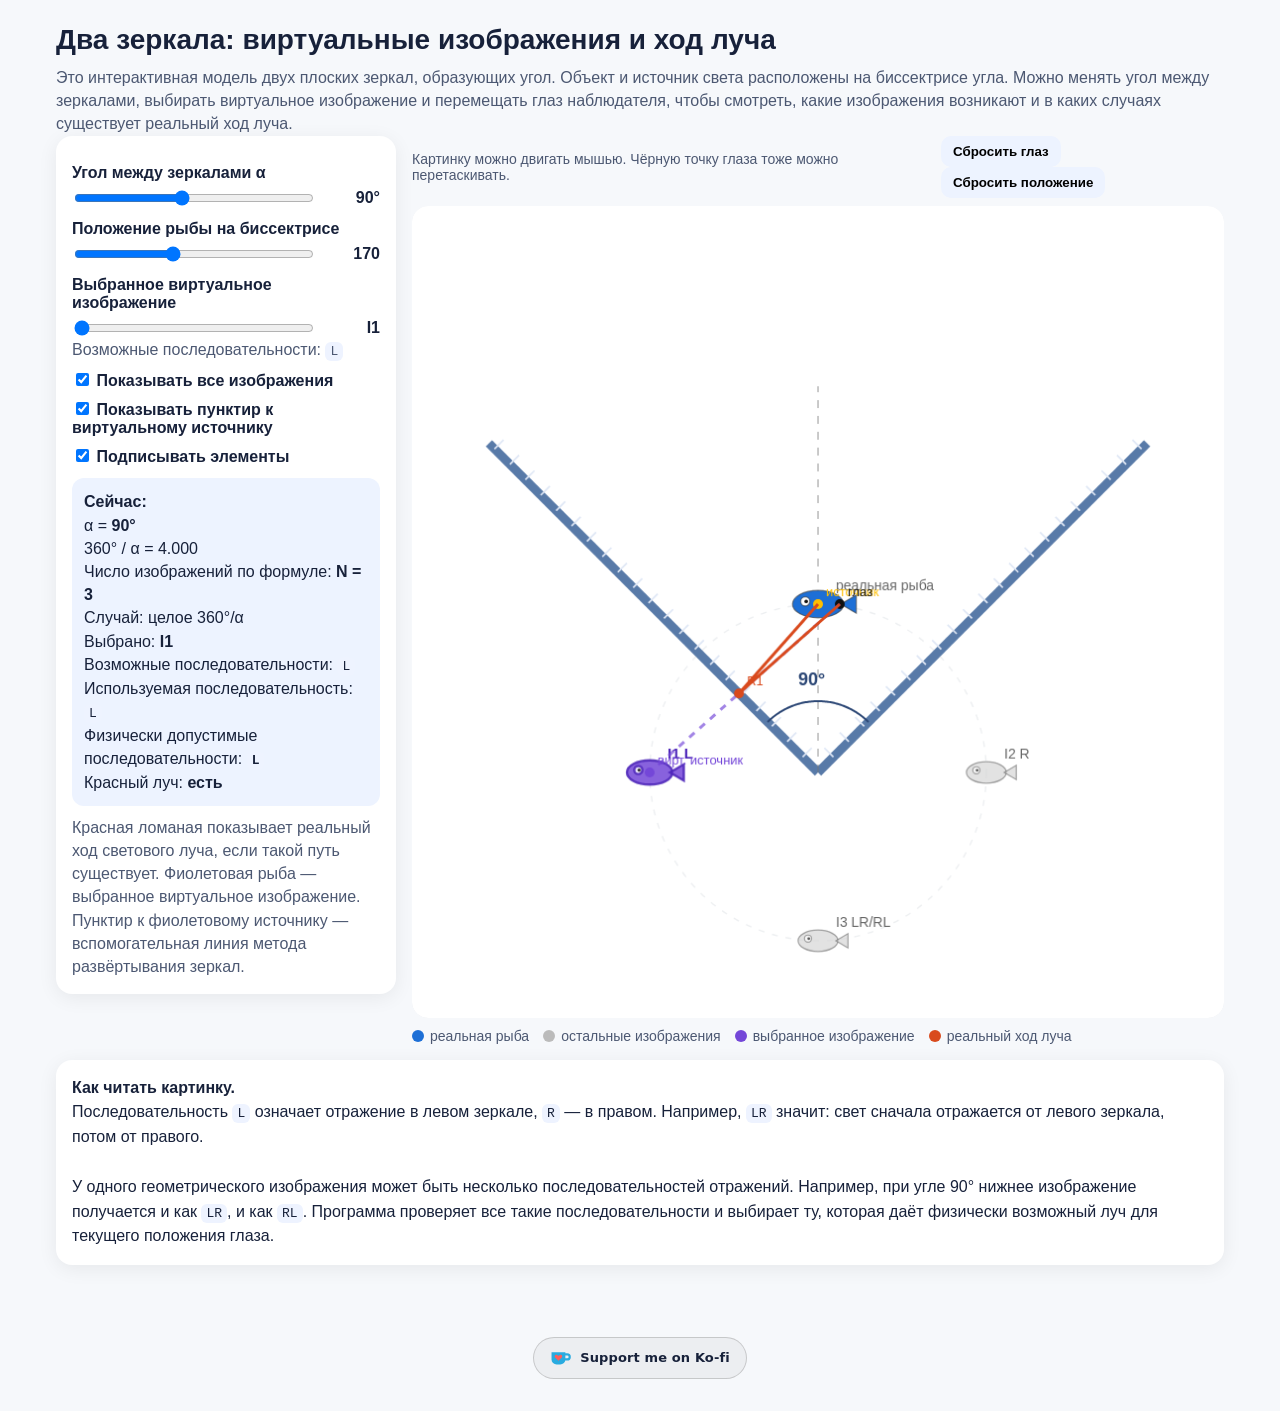
<file: index.html>
<!doctype html>
<html lang="ru">
<head>
<meta charset="utf-8">
<meta name="viewport" content="width=device-width,initial-scale=1">
<title>Два зеркала: виртуальные изображения и ход луча</title>
<link rel="stylesheet" href="./support.css">
<script src="./analytics.js"></script>
<style>
:root{--ink:#17213a;--muted:#4c5872;--soft:#edf3ff}*{box-sizing:border-box}body{margin:0;font-family:Arial,sans-serif;background:#f6f8fb;color:var(--ink)}.wrap{max-width:1200px;margin:24px auto;padding:0 16px 24px}h1{margin:0 0 10px;font-size:28px}.lead,.small{color:var(--muted);line-height:1.45}.grid{display:grid;grid-template-columns:340px 1fr;gap:16px;align-items:start}.card,canvas{background:white;border-radius:16px;box-shadow:0 4px 20px #0001}.card{padding:16px}label{display:block;font-weight:700;margin:12px 0 6px}input[type=range]{width:100%}.row{display:flex;gap:12px;align-items:center}.val{min-width:52px;text-align:right;font-weight:700}.box{background:var(--soft);border-radius:12px;padding:12px;margin-top:12px;line-height:1.45}.checks label{font-weight:600;margin:9px 0}.tools{display:flex;justify-content:space-between;gap:10px;align-items:center;margin:0 0 8px;color:var(--muted);font-size:14px}.tools button{border:0;background:var(--soft);border-radius:10px;padding:8px 12px;font-weight:700;cursor:pointer}.canwrap{border-radius:16px;overflow:hidden;cursor:grab;touch-action:none}.canwrap.dragging{cursor:grabbing}canvas{display:block;width:100%;height:auto}.legend{display:flex;flex-wrap:wrap;gap:14px;margin-top:10px;color:var(--muted);font-size:14px}.legend span:before{content:"";display:inline-block;width:12px;height:12px;border-radius:50%;margin-right:6px;vertical-align:-1px}.a:before{background:#1d6fd6}.b:before{background:#bbb}.c:before{background:#7447d8}.d:before{background:#d94a1d}code{background:#eef3ff;border-radius:6px;padding:2px 5px}.note{margin-top:16px;line-height:1.55}@media(max-width:900px){.grid{grid-template-columns:1fr}}
</style>
</head>
<body>
<div class="wrap">
<h1>Два зеркала: виртуальные изображения и ход луча</h1>
<div class="lead">Это интерактивная модель двух плоских зеркал, образующих угол. Объект и источник света расположены на биссектрисе угла. Можно менять угол между зеркалами, выбирать виртуальное изображение и перемещать глаз наблюдателя, чтобы смотреть, какие изображения возникают и в каких случаях существует реальный ход луча.</div>
<div class="grid">
<div class="card">
<label>Угол между зеркалами α</label><div class="row"><input id="angle" type="range" min="25" max="170" step="1" value="90"><span class="val" id="angleVal"></span></div>
<label>Положение рыбы на биссектрисе</label><div class="row"><input id="dist" type="range" min="115" max="250" step="1" value="170"><span class="val" id="distVal"></span></div>
<label>Выбранное виртуальное изображение</label><div class="row"><input id="sel" type="range" min="0" max="1" step="1" value="0"><span class="val" id="selVal"></span></div>
<div class="small" id="seqText"></div>
<div class="checks"><label><input id="showAll" type="checkbox" checked> Показывать все изображения</label><label><input id="showLine" type="checkbox" checked> Показывать пунктир к виртуальному источнику</label><label><input id="showLabels" type="checkbox" checked> Подписывать элементы</label></div>
<div class="box" id="stats"></div>
<div class="small" style="margin-top:10px">Красная ломаная показывает реальный ход светового луча, если такой путь существует. Фиолетовая рыба — выбранное виртуальное изображение. Пунктир к фиолетовому источнику — вспомогательная линия метода развёртывания зеркал.</div>
</div>
<div><div class="tools"><div>Картинку можно двигать мышью. Чёрную точку глаза тоже можно перетаскивать.</div><div><button id="resetEye">Сбросить глаз</button> <button id="resetView">Сбросить положение</button></div></div><div class="canwrap" id="wrap"><canvas id="cv" width="820" height="820"></canvas></div><div class="legend"><span class="a">реальная рыба</span><span class="b">остальные изображения</span><span class="c">выбранное изображение</span><span class="d">реальный ход луча</span></div></div>
</div>
<div class="card note"><b>Как читать картинку.</b><br>Последовательность <code>L</code> означает отражение в левом зеркале, <code>R</code> — в правом. Например, <code>LR</code> значит: свет сначала отражается от левого зеркала, потом от правого.<br><br>У одного геометрического изображения может быть несколько последовательностей отражений. Например, при угле 90° нижнее изображение получается и как <code>LR</code>, и как <code>RL</code>. Программа проверяет все такие последовательности и выбирает ту, которая даёт физически возможный луч для текущего положения глаза.</div>
</div>
<div class="support-project-wrap"><a class="support-project" href="./go/kofi/mirrors/" target="_blank" rel="noopener noreferrer">Support this project ↗</a></div>
<script>
const cv=document.getElementById('cv'),ctx=cv.getContext('2d'),W=cv.width,H=cv.height,O={x:W/2,y:H-78};
const angle=document.getElementById('angle'),dist=document.getElementById('dist'),sel=document.getElementById('sel'),showAll=document.getElementById('showAll'),showLine=document.getElementById('showLine'),showLabels=document.getElementById('showLabels');
const angleVal=document.getElementById('angleVal'),distVal=document.getElementById('distVal'),selVal=document.getElementById('selVal'),seqText=document.getElementById('seqText'),stats=document.getElementById('stats'),canwrap=document.getElementById('wrap');
let pan={x:0,y:-170},defPan={x:0,y:-170},eyeOff={x:22,y:0},defEye={x:22,y:0},drag=null,dragEye=false;const mirrorLen=470;
function r(d){return d*Math.PI/180}function add(a,b){return{x:a.x+b.x,y:a.y+b.y}}function sub(a,b){return{x:a.x-b.x,y:a.y-b.y}}function mul(a,k){return{x:a.x*k,y:a.y*k}}function dot(a,b){return a.x*b.x+a.y*b.y}function cross(a,b){return a.x*b.y-a.y*b.x}function norm(a){return Math.hypot(a.x,a.y)}function unit(a){let n=norm(a);return{x:a.x/n,y:a.y/n}}function pol(s,a){let t=r(a);return{x:s*Math.cos(t),y:s*Math.sin(t)}}function C(p){return{x:O.x+p.x+pan.x,y:O.y-p.y+pan.y}}function S(c){return{x:c.x-O.x-pan.x,y:O.y+pan.y-c.y}}function mAng(a){return{R:90-a/2,L:90+a/2}}function line(a){return unit(pol(1,a))}
function refl(p,a){let u=line(a);return sub(mul(u,2*dot(p,u)),p)}
function apply(p,seq,ang){let q={...p};for(const m of seq)q=refl(q,ang[m]);return q}
function N(a){let q=360/a,n=Math.round(q);return Math.abs(q-n)<1e-9?Math.max(0,n-1):Math.floor(q)}
function alt(start,len){let s='';for(let i=0;i<len;i++)s+=i%2?start==='L'?'R':'L':start;return s}
function images(a,center){let ang=mAng(a),need=N(a),arr=[],max=Math.max(need+2,6);for(let len=1;len<=max;len++)for(const st of ['L','R']){let seq=alt(st,len),c=apply(center,seq,ang),dup=arr.find(im=>norm(sub(c,im.c))<.5);if(dup){if(seq.length===dup.seqs[0].length&&!dup.seqs.includes(seq))dup.seqs.push(seq)}else if(arr.length<need)arr.push({c,seqs:[seq]})}return arr}
function inter(A,B,a){let d=sub(B,A),u=line(a),den=cross(d,u);if(Math.abs(den)<1e-9)return null;let t=-cross(A,u)/den,P=add(A,mul(d,t)),s=dot(P,u);return{P,t,s}}
function build(src,eye,seq,ang){if(!seq.length)return{pts:[src,eye],ok:true,probs:[]};let last=seq[seq.length-1],img=apply(src,seq,ang),h=inter(eye,img,ang[last]),probs=[];if(!h)return{pts:[src,eye],ok:false,probs:['луч параллелен последнему зеркалу']};if(h.t<=0||h.t>=1)probs.push('точка отражения не лежит между глазом и виртуальным источником');if(h.s<0||h.s>mirrorLen)probs.push('точка отражения вышла за нарисованный отрезок зеркала');let prev=build(src,h.P,seq.slice(0,-1),ang);return{pts:[...prev.pts.slice(0,-1),h.P,eye],ok:prev.ok&&!probs.length,probs:[...prev.probs,...probs]}}
function fish(p,scale,color,alpha=1,label='',sel=false){let c=C(p);ctx.save();ctx.globalAlpha=alpha;ctx.translate(c.x,c.y);ctx.fillStyle=color;ctx.strokeStyle=sel?'#4b23b8':'#3339';ctx.lineWidth=sel?2.4:1.2;ctx.beginPath();ctx.ellipse(0,0,28*scale,15*scale,0,0,7);ctx.fill();ctx.stroke();ctx.beginPath();ctx.moveTo(25*scale,0);ctx.lineTo(42*scale,-10*scale);ctx.lineTo(42*scale,10*scale);ctx.closePath();ctx.fill();ctx.stroke();ctx.fillStyle='#fff';ctx.beginPath();ctx.arc(-14*scale,-3*scale,5*scale,0,7);ctx.fill();ctx.stroke();ctx.fillStyle='#111';ctx.beginPath();ctx.arc(-13*scale,-3*scale,2*scale,0,7);ctx.fill();ctx.restore();if(label&&showLabels.checked){ctx.fillStyle=sel?'#4b23b8':'#666';ctx.font=sel?'bold 15px Arial':'14px Arial';ctx.fillText(label,c.x+18,c.y-14)}}
function point(p,color,label){let c=C(p);ctx.fillStyle=color;ctx.beginPath();ctx.arc(c.x,c.y,5,0,7);ctx.fill();if(label&&showLabels.checked){ctx.font='13px Arial';ctx.fillText(label,c.x+8,c.y-8)}}
function mirrors(a){let ang=mAng(a),o=C({x:0,y:0}),L=C(pol(mirrorLen,ang.L)),R=C(pol(mirrorLen,ang.R));ctx.lineWidth=9;ctx.strokeStyle='#587aa8';ctx.beginPath();ctx.moveTo(o.x,o.y);ctx.lineTo(L.x,L.y);ctx.moveTo(o.x,o.y);ctx.lineTo(R.x,R.y);ctx.stroke();ctx.lineWidth=1.7;ctx.strokeStyle='#dfe7f5';for(let t=22;t<mirrorLen;t+=22){for(const side of ['L','R']){let p=pol(t,ang[side]),q=add(p,pol(13,ang[side]+(side==='L'?-90:90))),a1=C(p),a2=C(q);ctx.beginPath();ctx.moveTo(a1.x,a1.y);ctx.lineTo(a2.x,a2.y);ctx.stroke()}}ctx.save();ctx.setLineDash([8,8]);ctx.strokeStyle='#7778';ctx.lineWidth=1.5;ctx.beginPath();ctx.moveTo(o.x,o.y);let top=C({x:0,y:390});ctx.lineTo(top.x,top.y);ctx.stroke();ctx.restore();ctx.strokeStyle='#2d4876';ctx.lineWidth=2;ctx.beginPath();for(let x=ang.R;x<=ang.L+.01;x++){let p=C(pol(72,x));x===ang.R?ctx.moveTo(p.x,p.y):ctx.lineTo(p.x,p.y)}ctx.stroke();let tx=C(pol(92,90));ctx.fillStyle='#2d4876';ctx.font='bold 18px Arial';ctx.fillText(a+'°',tx.x-20,tx.y+4)}
function poly(pts,color,dash=false){ctx.save();if(dash)ctx.setLineDash([7,7]);ctx.strokeStyle=color;ctx.lineWidth=3;ctx.beginPath();pts.forEach((p,i)=>{let c=C(p);i?ctx.lineTo(c.x,c.y):ctx.moveTo(c.x,c.y)});ctx.stroke();ctx.restore()}
function draw(){let a=+angle.value,d=+dist.value;angleVal.textContent=a+'°';distVal.textContent=d;let center={x:0,y:d},src={x:0,y:d},eye={x:center.x+eyeOff.x,y:center.y+eyeOff.y},ang=mAng(a),ims=images(a,center);sel.max=Math.max(ims.length-1,0);if(+sel.value>ims.length-1)sel.value=Math.max(ims.length-1,0);let i=+sel.value,ch=ims[i];selVal.textContent=ch?'I'+(i+1):'—';seqText.innerHTML=ch?`Возможные последовательности: ${ch.seqs.map(s=>`<code>${s}</code>`).join(' или ')}`:'Изображений нет.';ctx.clearRect(0,0,W,H);mirrors(a);ctx.save();ctx.setLineDash([6,8]);ctx.strokeStyle='#7892';ctx.lineWidth=1.4;let oc=C({x:0,y:0});ctx.beginPath();ctx.arc(oc.x,oc.y,d,0,7);ctx.stroke();ctx.restore();if(showAll.checked)ims.forEach((im,k)=>{if(k!==i)fish(im.c,.72,'#d6d6d6',.7,'I'+(k+1)+' '+im.seqs.join('/'))});if(ch)fish(ch.c,.82,'#7447d8',.85,'I'+(i+1)+' '+ch.seqs.join('/'),true);fish(center,.92,'#1d6fd6',1,'реальная рыба');point(src,'#ffbf00','источник');point(eye,'#111','глаз');if(ch){let opts=ch.seqs.map(seq=>({seq,path:build(src,eye,seq,ang)})),valid=opts.find(o=>o.path.ok),use=valid||opts[0],srcImg=apply(src,use.seq,ang);if(showLine.checked){poly([eye,srcImg],'#7447d8aa',true);point(srcImg,'#7447d8','вирт. источник')}valid?poly(use.path.pts,'#d94a1d'):poly(use.path.pts,'#9999',true);if(valid)for(let j=1;j<use.path.pts.length-1;j++)point(use.path.pts[j],'#d94a1d','R'+j);else for(let j=1;j<use.path.pts.length-1;j++)point(use.path.pts[j],'#999','нет');let q=360/a,intcase=Math.abs(q-Math.round(q))<1e-9,all=ch.seqs.map(s=>`<code>${s}</code>`).join(' или '),val=opts.filter(o=>o.path.ok).map(o=>`<code>${o.seq}</code>`).join(' или '),warn=valid?'':'<br><br><b>Реального красного луча для этого положения глаза нет.</b><br>'+[...new Set(use.path.probs)].join('<br>');stats.innerHTML=`<b>Сейчас:</b><br>α = <b>${a}°</b><br>360° / α = ${q.toFixed(3)}<br>Число изображений по формуле: <b>N = ${N(a)}</b><br>Случай: ${intcase?'целое 360°/α':'нецелое 360°/α'}<br>Выбрано: <b>I${i+1}</b><br>Возможные последовательности: ${all}<br>Используемая последовательность: <code>${use.seq}</code><br>Физически допустимые последовательности: <b>${val||'нет'}</b><br>Красный луч: <b>${valid?'есть':'невозможен'}</b>${warn}`}else stats.innerHTML='Для этого угла изображений нет.'}
[angle,dist,sel,showAll,showLine,showLabels].forEach(e=>{e.addEventListener('input',draw);e.addEventListener('change',draw)});
function pos(ev){let r=cv.getBoundingClientRect();return{x:ev.clientX-r.left,y:ev.clientY-r.top}}function eyeScene(){return{x:eyeOff.x,y:+dist.value+eyeOff.y}}canwrap.addEventListener('pointerdown',ev=>{let p=pos(ev),ec=C(eyeScene()),dx=p.x-ec.x,dy=p.y-ec.y;dragEye=dx*dx+dy*dy<18*18;drag={start:p,pan:{...pan},eye:{...eyeOff}};canwrap.classList.add('dragging');canwrap.setPointerCapture(ev.pointerId)});canwrap.addEventListener('pointermove',ev=>{if(!drag)return;let p=pos(ev);if(dragEye){let s=S(p);eyeOff={x:s.x,y:s.y-(+dist.value)}}else pan={x:drag.pan.x+p.x-drag.start.x,y:drag.pan.y+p.y-drag.start.y};draw()});function up(ev){drag=null;dragEye=false;canwrap.classList.remove('dragging');try{canwrap.releasePointerCapture(ev.pointerId)}catch(e){}}canwrap.addEventListener('pointerup',up);canwrap.addEventListener('pointercancel',up);document.getElementById('resetView').onclick=()=>{pan={...defPan};draw()};document.getElementById('resetEye').onclick=()=>{eyeOff={...defEye};draw()};draw();
</script>
</body>
</html>
</file>
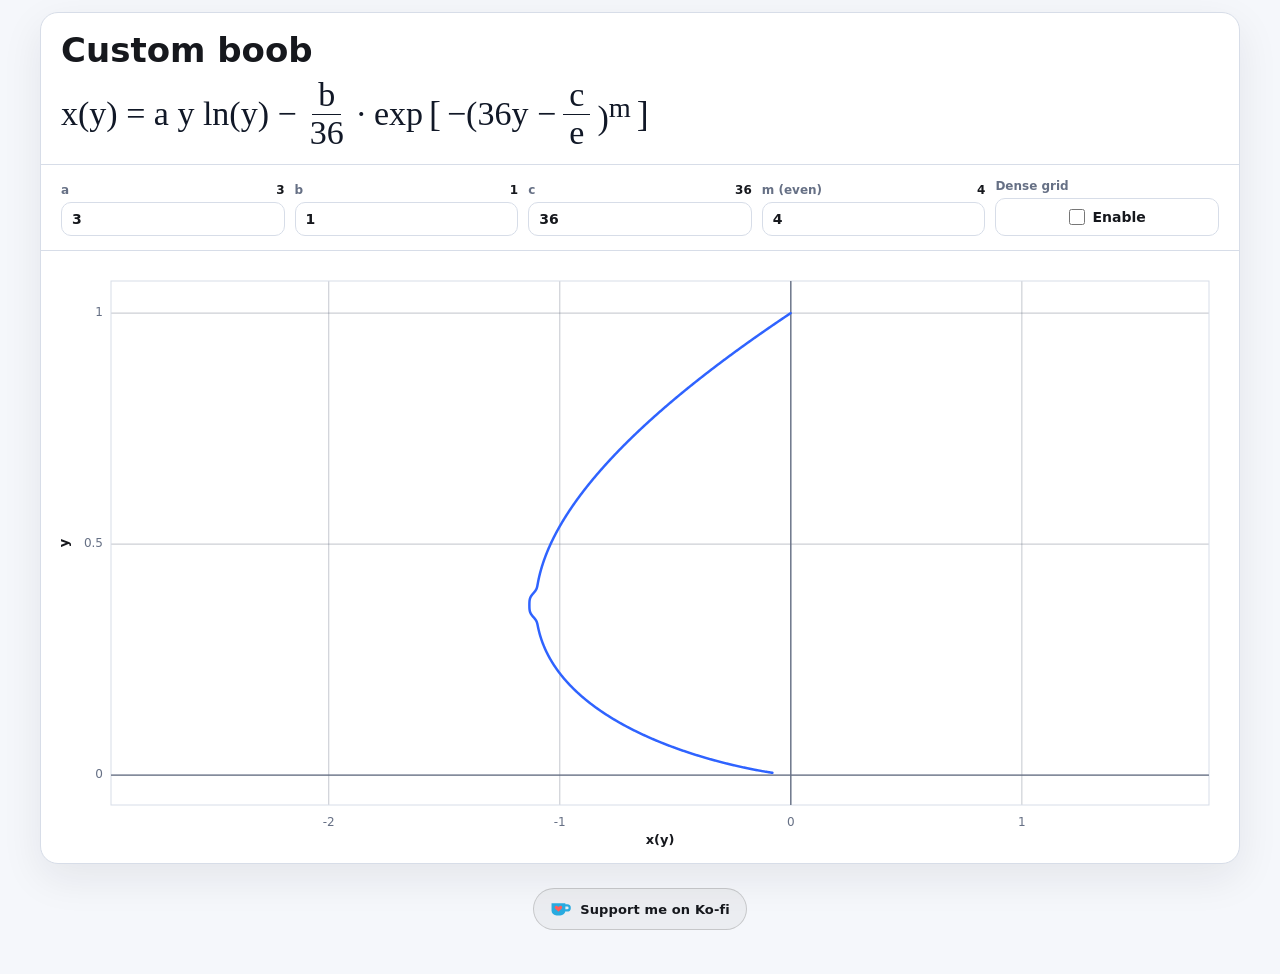
<file: custom-boob/index.html>
<!doctype html>
<html lang="en">
<head>
  <meta charset="utf-8">
  <meta name="viewport" content="width=device-width, initial-scale=1">
  <title>Graph of x(y)</title>
  <link rel="stylesheet" href="styles.css">
  <link rel="stylesheet" href="../support.css">
  <script src="../analytics.js"></script>
</head>
<body>
<main>
  <section class="card">
    <header>
      <h1>Custom boob</h1>
      <p class="formula" aria-label="x of y equals a y natural logarithm of y minus b over 36 times exponential of minus the quantity 36 y minus c over e raised to m">
        <span>x(y) = a y ln(y) −</span>
        <span class="frac"><span class="top">b</span><span class="bottom">36</span></span>
        <span>· exp</span>
        <span class="bracket">[</span>
        <span>−(36y −</span>
        <span class="frac"><span class="top">c</span><span class="bottom">e</span></span>
        <span>)<sup>m</sup></span>
        <span class="bracket">]</span>
      </p>
    </header>

    <div class="workspace">
    <div class="controls">
      <label>
        <span class="param-head"><span>a</span><output id="aValue" class="param-value">3</output></span>
        <input id="a" type="number" value="3" min="0.1" step="0.1">
        <input id="aRange" class="mobile-range" type="range" min="0.1" max="10" value="3" step="0.1" aria-label="a">
      </label>
      <label>
        <span class="param-head"><span>b</span><output id="bValue" class="param-value">1</output></span>
        <input id="b" type="number" value="1" min="0" step="0.1">
        <input id="bRange" class="mobile-range" type="range" min="0" max="10" value="1" step="0.1" aria-label="b">
      </label>
      <label>
        <span class="param-head"><span>c</span><output id="cValue" class="param-value">36</output></span>
        <input id="c" type="number" value="36" min="0" step="0.1">
        <input id="cRange" class="mobile-range" type="range" min="0" max="72" value="36" step="0.1" aria-label="c">
      </label>
      <label>
        <span class="param-head"><span>m (even)</span><output id="mValue" class="param-value">4</output></span>
        <input id="m" type="number" value="4" min="2" step="2">
        <input id="mRange" class="mobile-range" type="range" min="2" max="20" value="4" step="2" aria-label="m, even integer">
      </label>
      <label class="dense-wrap">
        Dense grid
        <span class="checklabel"><input id="denseGrid" type="checkbox">Enable</span>
      </label>
    </div>

    <div class="plot-wrap" id="plotWrap">
      <canvas id="plot"></canvas>
      <div class="tooltip" id="tooltip"></div>
    </div>
    </div>
  </section>
  <div class="support-project-wrap"><a class="support-project" href="../go/kofi/custom-boob/" target="_blank" rel="noopener noreferrer">Support this project ↗</a></div>
</main>

<script src="app.js"></script>
</body>
</html>
</file>
<file: support.css>
.support-project-wrap{display:flex;justify-content:center;padding:24px 16px 32px}.support-project{display:inline-flex;align-items:center;justify-content:center;gap:4px;min-height:42px;padding:10px 16px;border:1px solid rgba(127,127,127,.35);border-radius:999px;background:rgba(127,127,127,.08);color:inherit;text-decoration:none;font-size:0;transition:transform .15s ease,background .15s ease,border-color .15s ease}.support-project::before{content:"";width:22px;height:18px;flex:0 0 auto;background:center/contain no-repeat url("data:image/svg+xml,%3Csvg xmlns='http://www.w3.org/2000/svg' viewBox='0 0 30 22'%3E%3Cpath fill='%2329abe0' d='M2 3h19v10a7 7 0 0 1-7 7H9a7 7 0 0 1-7-7V3Z'/%3E%3Cpath fill='none' stroke='%2329abe0' stroke-width='3' stroke-linecap='round' d='M21 6h2.5a3.5 3.5 0 0 1 0 7H21'/%3E%3Cpath fill='%23ff5e5b' d='M11.5 14.8 7.2 10.7C4.7 8.3 8.1 5 10.6 7.4l.9.9.9-.9c2.5-2.4 5.9.9 3.4 3.3l-4.3 4.1Z'/%3E%3C/svg%3E")}.support-project::after{content:"Support me on Ko-fi";font:700 13px/1.2 Inter,ui-sans-serif,system-ui,-apple-system,BlinkMacSystemFont,"Segoe UI",sans-serif;letter-spacing:.01em}.support-project:hover{transform:translateY(-1px);background:rgba(127,127,127,.13);border-color:rgba(127,127,127,.5)}.support-project:active{transform:translateY(0)}@media(prefers-reduced-motion:reduce){.support-project{transition:none}}
</file>
<file: custom-boob/styles.css>
:root {
      --bg: #f5f7fb;
      --panel: #ffffff;
      --text: #16181d;
      --muted: #667085;
      --line: #d7dde8;
      --accent: #2f63ff;
      --grid: rgba(72, 82, 104, 0.28);
      --minor-grid: rgba(72, 82, 104, 0.16);
    }
    * { box-sizing: border-box; }
    body {
      margin: 0;
      min-height: 100vh;
      background: var(--bg);
      color: var(--text);
      font-family: Inter, ui-sans-serif, system-ui, -apple-system, BlinkMacSystemFont, "Segoe UI", sans-serif;
    }
    main {
      width: min(1200px, calc(100% - 24px));
      margin: 12px auto;
    }
    .card {
      background: var(--panel);
      border: 1px solid var(--line);
      border-radius: 18px;
      box-shadow: 0 14px 42px rgba(20, 24, 38, 0.08);
      overflow: hidden;
    }
    header {
      padding: 18px 20px 14px;
      border-bottom: 1px solid var(--line);
    }
    h1 {
      margin: 0 0 8px;
      font-size: clamp(20px, 2.7vw, 34px);
      line-height: 1.15;
    }
    .formula {
      margin: 0;
      display: flex;
      align-items: center;
      gap: 6px;
      flex-wrap: wrap;
      color: #111827;
      font-family: "Cambria Math", "STIX Two Math", "Times New Roman", serif;
      font-size: clamp(22px, 2.8vw, 34px);
      line-height: 1.18;
    }
    .frac {
      display: inline-flex;
      flex-direction: column;
      align-items: center;
      vertical-align: middle;
      line-height: 1;
      margin: 0 1px;
    }
    .frac .top {
      border-bottom: 1.5px solid currentColor;
      padding: 0 0.18em 0.06em;
    }
    .frac .bottom {
      padding: 0.04em 0.18em 0;
    }
    .bracket {
      font-size: 1.05em;
      line-height: 1;
      position: relative;
      top: 0.01em;
    }
    .workspace { min-width: 0; }
    .controls {
      display: grid;
      grid-template-columns: repeat(5, minmax(130px, 1fr));
      gap: 10px;
      padding: 14px 20px;
      border-bottom: 1px solid var(--line);
      align-items: end;
    }
    label {
      display: grid;
      gap: 5px;
      color: var(--muted);
      font-size: 12px;
      font-weight: 650;
    }
    .param-head {
      display: flex;
      align-items: center;
      justify-content: space-between;
      gap: 8px;
    }
    .param-value {
      color: var(--text);
      font-variant-numeric: tabular-nums;
      font-weight: 700;
    }
    .mobile-range { display: none; }
    input[type="range"] {
      width: 100%;
      margin: 0;
      accent-color: var(--accent);
      cursor: pointer;
    }
    input[type="number"] {
      width: 100%;
      min-width: 0;
      padding: 8px 10px;
      border: 1px solid var(--line);
      border-radius: 10px;
      background: #fff;
      color: var(--text);
      font: inherit;
      font-size: 14px;
      outline: none;
    }
    input[type="number"]:focus {
      border-color: var(--accent);
      box-shadow: 0 0 0 3px rgba(47, 99, 255, 0.14);
    }
    .dense-wrap { min-width: 0; }
    .checklabel {
      display: flex;
      align-items: center;
      justify-content: center;
      gap: 8px;
      min-height: 38px;
      padding: 8px 10px;
      border: 1px solid var(--line);
      border-radius: 10px;
      background: #fff;
      color: var(--text);
      font-size: 14px;
      font-weight: 600;
      white-space: nowrap;
    }
    .checklabel input[type="checkbox"] {
      width: 16px;
      height: 16px;
      margin: 0;
      accent-color: var(--accent);
      cursor: pointer;
      flex: 0 0 auto;
    }
    .plot-wrap {
      position: relative;
      height: min(68vh, 690px);
      min-height: 420px;
      padding: 10px;
    }
    canvas {
      width: 100%;
      height: 100%;
      display: block;
      border-radius: 12px;
      cursor: crosshair;
      touch-action: none;
      background: #fff;
    }
    .tooltip {
      position: absolute;
      display: none;
      pointer-events: none;
      padding: 8px 10px;
      border: 1px solid var(--line);
      border-radius: 9px;
      background: rgba(255,255,255,0.96);
      box-shadow: 0 8px 22px rgba(0,0,0,.12);
      font-size: 13px;
      font-variant-numeric: tabular-nums;
      white-space: nowrap;
      transform: translate(12px, -50%);
    }
    .note {
      padding: 0 20px 16px;
      color: var(--muted);
      font-size: 12px;
      line-height: 1.35;
    }
    .note a {
      color: var(--accent);
      font-weight: 650;
      text-decoration: none;
    }
    .note a:hover { text-decoration: underline; }
    @media (max-width: 860px) {
      .controls { grid-template-columns: repeat(3, minmax(0, 1fr)); }
    }
    @media (max-width: 760px) {
      main { width: min(100%, calc(100% - 12px)); margin: 6px auto; }
      .card { border-radius: 14px; }
      header { padding: 14px 14px 10px; }
      h1 { margin-bottom: 6px; font-size: 18px; }
      .formula {
        gap: 4px;
        font-size: 16px;
        line-height: 1.06;
      }
      .controls {
        grid-template-columns: repeat(2, minmax(0, 1fr));
        gap: 7px 10px;
        padding: 9px 12px;
      }
      label {
        gap: 4px;
        font-size: 11px;
      }
      input[type="number"] { display: none; }
      .mobile-range { display: block; }
      .param-head { font-size: 11px; }
      .param-value { font-size: 12px; }
      input[type="range"] {
        height: 24px;
        touch-action: pan-y;
      }
      input[type="range"]::-webkit-slider-thumb {
        width: 24px;
        height: 24px;
      }
      .dense-wrap { grid-column: 1 / -1; }
      .checklabel {
        min-height: 34px;
        padding: 6px 8px;
        justify-content: flex-start;
        font-size: 13px;
        border-radius: 8px;
      }
      .plot-wrap { min-height: 330px; padding: 8px; }
      .note { padding: 0 12px 12px; font-size: 11px; }
    }

    @media (orientation: landscape) and (max-height: 600px) and (pointer: coarse) {
      body { min-height: 100dvh; overflow: hidden; }
      main {
        width: calc(100% - 8px);
        height: calc(100dvh - 8px);
        margin: 4px auto;
      }
      .card {
        height: 100%;
        display: grid;
        grid-template-rows: auto minmax(0, 1fr) auto;
        border-radius: 12px;
      }
      header {
        display: flex;
        align-items: center;
        gap: 12px;
        padding: 7px 10px;
      }
      h1 {
        margin: 0;
        flex: 0 0 auto;
        font-size: 14px;
        line-height: 1;
      }
      .formula {
        min-width: 0;
        gap: 2px;
        flex-wrap: nowrap;
        white-space: nowrap;
        font-size: 12.5px;
        line-height: 1;
      }
      .workspace {
        min-height: 0;
        display: grid;
        grid-template-columns: minmax(190px, 30vw) minmax(0, 1fr);
      }
      .controls {
        min-height: 0;
        grid-template-columns: 1fr;
        grid-auto-rows: min-content;
        align-content: center;
        gap: 5px;
        padding: 7px 9px;
        overflow-y: auto;
        border-right: 1px solid var(--line);
        border-bottom: 0;
      }
      label {
        gap: 2px;
        font-size: 10px;
        line-height: 1;
      }
      .param-head { font-size: 10px; }
      .param-value { font-size: 11px; }
      input[type="number"] { display: none; }
      .mobile-range {
        display: block;
        height: 18px;
        touch-action: pan-y;
      }
      input[type="range"]::-webkit-slider-thumb {
        width: 22px;
        height: 22px;
      }
      .dense-wrap { grid-column: auto; }
      .checklabel {
        min-height: 26px;
        justify-content: flex-start;
        padding: 3px 6px;
        border-radius: 7px;
        font-size: 11px;
      }
      .checklabel input[type="checkbox"] {
        width: 15px;
        height: 15px;
      }
      .plot-wrap {
        min-width: 0;
        min-height: 0;
        height: auto;
        padding: 5px;
      }
      .note {
        padding: 3px 10px 5px;
        text-align: center;
        font-size: 10px;
        line-height: 1.15;
      }
    }
</file>
